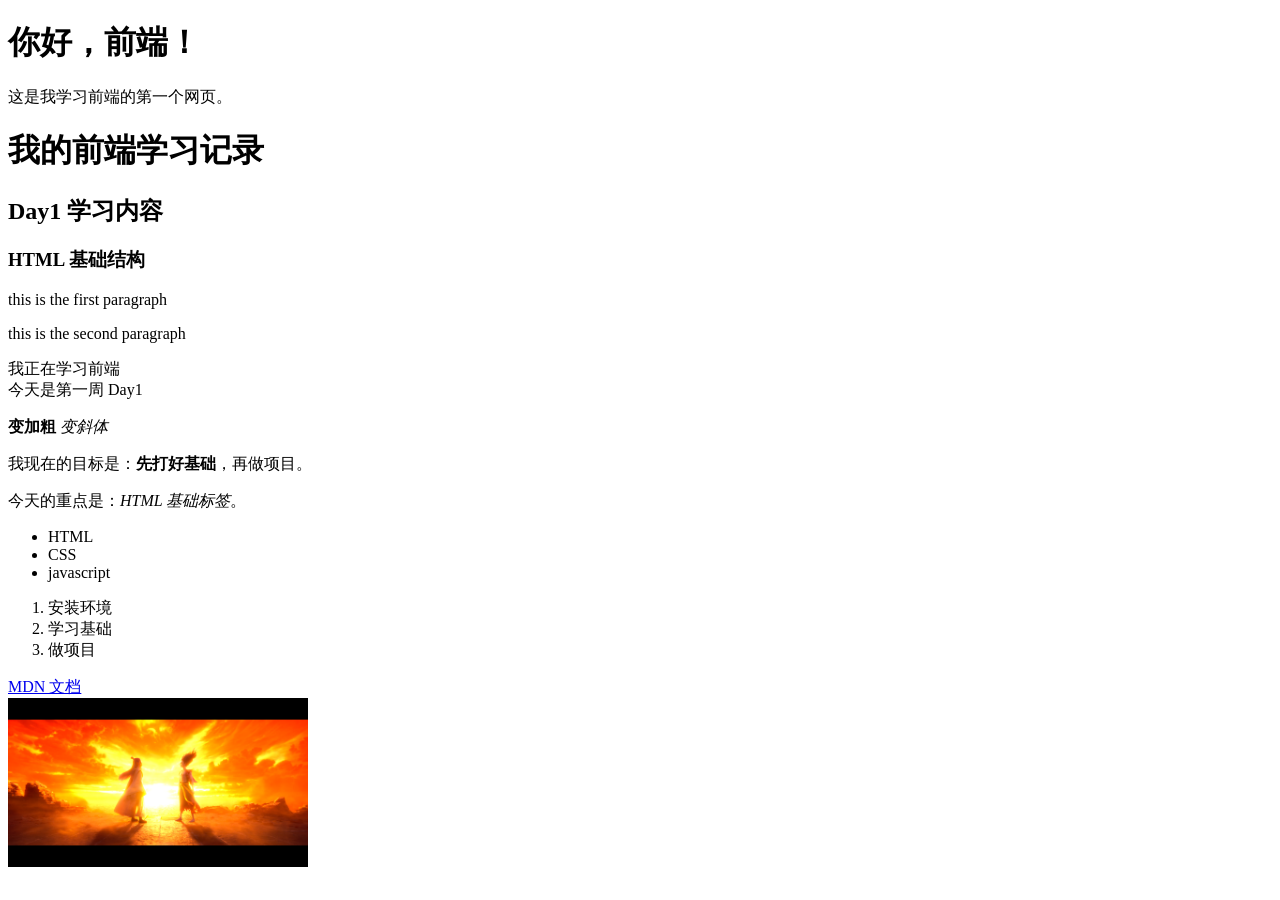
<file: 01-html-css/day01-html-basics/index.html>
<!DOCTYPE html>
<html lang="zh-CN">
  <head>
    <meta charset="UTF-8" />
    <meta name="viewport" content="width=device-width, initial-scale=1.0" />
    <title>我的第一个网页</title>
  </head>
  <body>
    <h1>你好，前端！</h1>
    <p>这是我学习前端的第一个网页。</p>
    <h1>我的前端学习记录</h1>
    <h2>Day1 学习内容</h2>
    <h3>HTML 基础结构</h3>
    <p>this is the first paragraph</p>
    <p>this is the second paragraph</p>
    <p>
        我正在学习前端<br />
        今天是第一周 Day1
    </p>
    <strong>变加粗</strong>
    <em>变斜体</em>
    <p>我现在的目标是：<strong>先打好基础</strong>，再做项目。</p>
    <p>今天的重点是：<em>HTML 基础标签</em>。</p>

    <ul>
        <li>HTML</li>
        <li>CSS</li>
        <li>javascript</li>
    </ul>

    <ol>
        <li>安装环境</li>
        <li>学习基础</li>
        <li>做项目</li>
    </ol>

    <a href="https://developer.mozilla.org/zh-CN/" target="_blank">MDN 文档</a><br />
    <img src="./images/nezha.png" alt="damn" width="300" />
  </body>
</html>
</file>
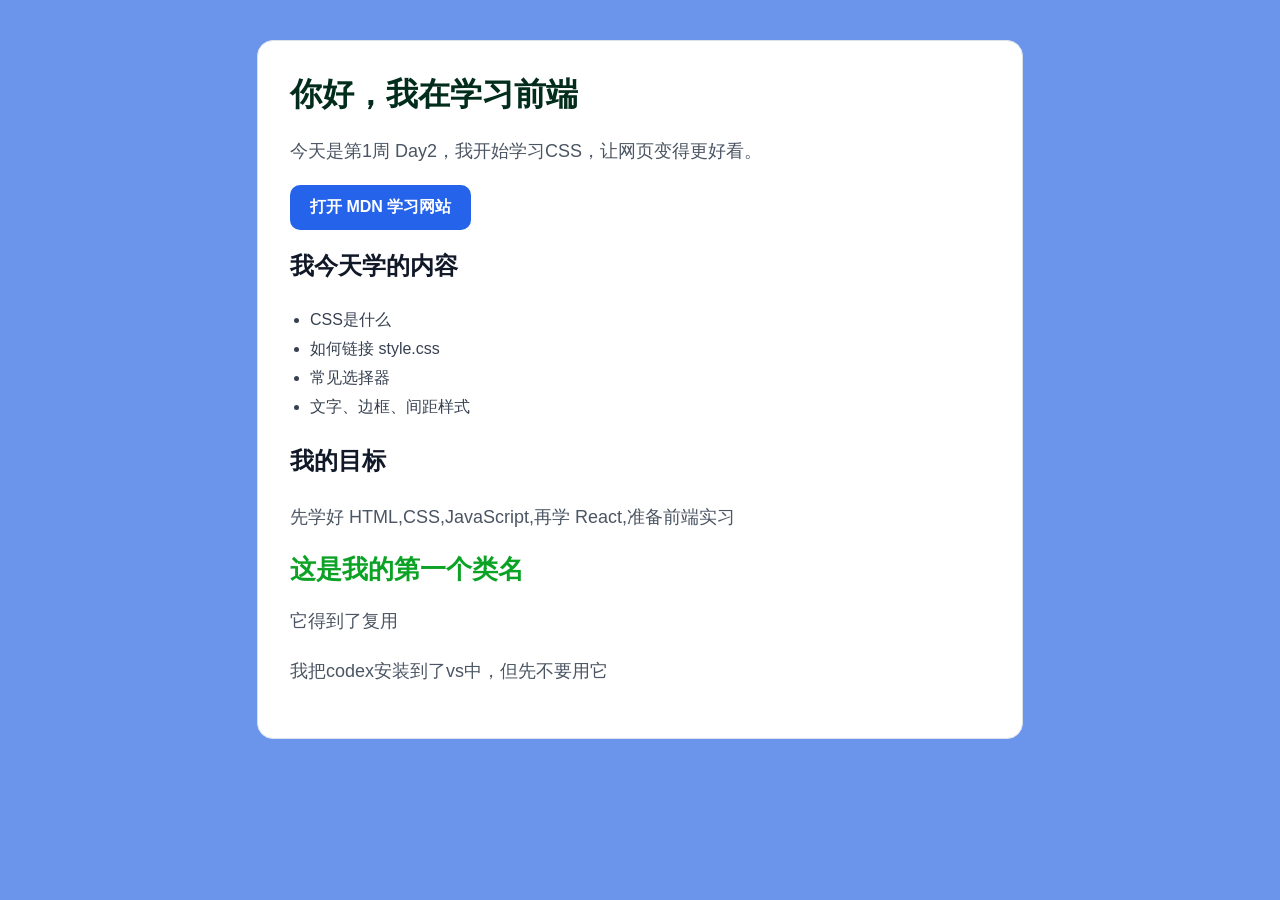
<file: 01-html-css/day02-css-basics/index.html>
<!DOCTYPE html>
<html lang="zh-CN">
    <head>
        <meta charset="UTF-8" />
        <meta name="viewport" content="width=device-width, initial-scale=1.0" />
        <title>Day2 CSS基础练习</title>
        <link rel="stylesheet" href="./style.css" />
    </head>
    <body>
        <div class="card">
            <h1 class="title">你好，我在学习前端</h1>
            <p class="desc">
                今天是第1周 Day2，我开始学习CSS，让网页变得更好看。
            </p>

            <a class="btn" href="https://developer.mozilla.org/zh-CN" target="_blank">
                打开 MDN 学习网站
            </a>

            <h2 class="section-title">我今天学的内容</h2>
            <ul class="skill-list">
                <li>CSS是什么</li>
                <li>如何链接 style.css</li>
                <li>常见选择器</li>
                <li>文字、边框、间距样式</li>
            </ul>

            <h2 class="section-title">我的目标</h2>
            <p class="desc">先学好 HTML,CSS,JavaScript,再学 React,准备前端实习</p>

            <h3 class="little-title">这是我的第一个类名</h3>
            <p class="desc">它得到了复用</p>
            <p class="desc">我把codex安装到了vs中，但先不要用它</p>
        </div>
    </body>
</html>
</file>
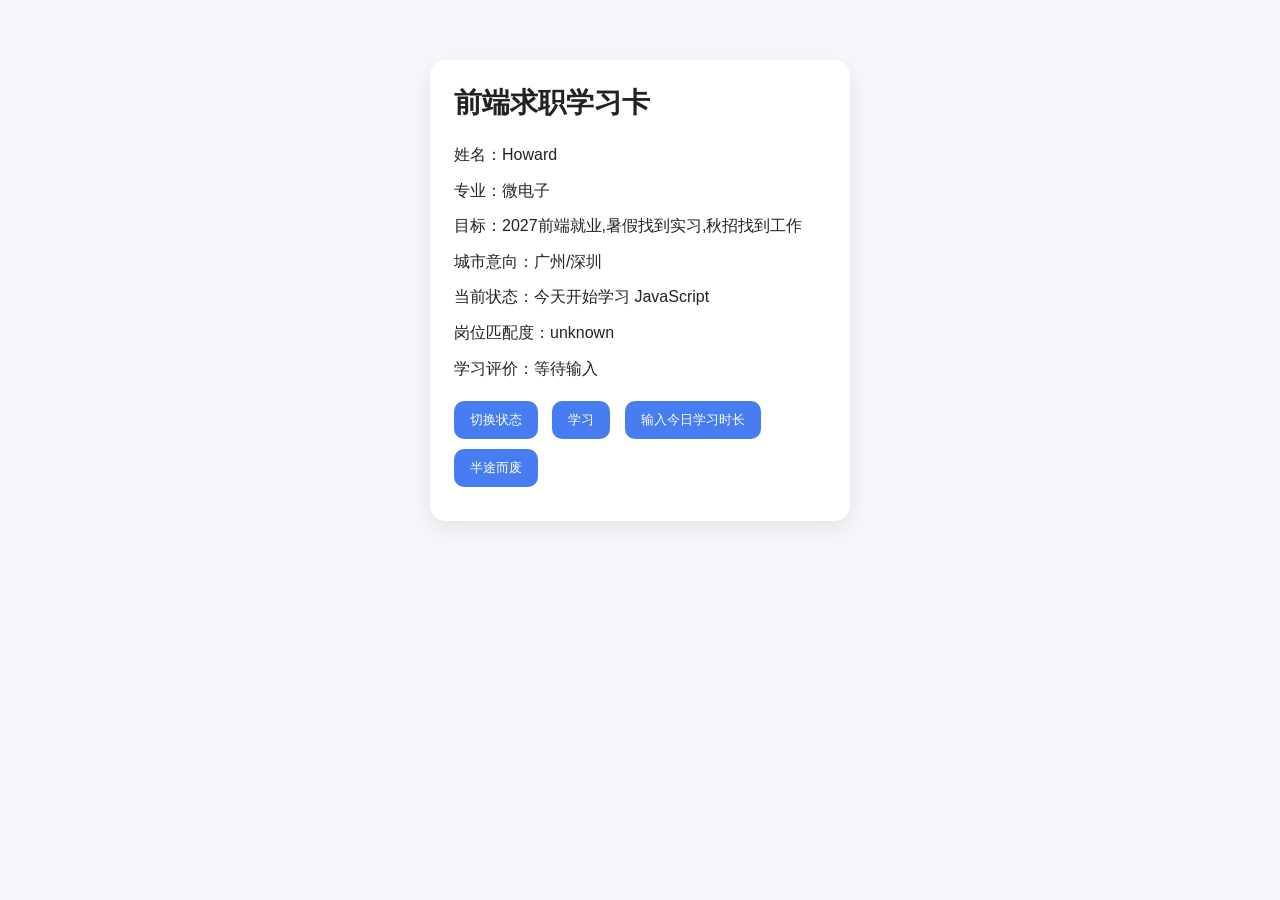
<file: 02-javascript/day03-js-basics/index.html>
<!DOCTYPE html>
<html lang="zh-CN">
    <head>
        <meta charset="UTF-8" />
        <meta name="viewport" content="width=device-width, initial-scale=1.0" />
        <title>Day3 JavaScript Basics</title>
        <link rel="stylesheet" href="./style.css" />
        <script src="./main.js" defer></script>
    </head>

    <body>
        <div class="card">
            <h1>前端求职学习卡</h1>
            <p>姓名：Howard</p>
            <p>专业：微电子</p>
            <p>目标：2027前端就业,暑假找到实习,秋招找到工作</p>
            <p>城市意向：广州/深圳</p>

            <p id="statusText">当前状态：今天开始学习 JavaScript</p>
            <p id="countText">岗位匹配度：unknown</p>
            <p id="resultText">学习评价：等待输入</p>

            <div class="button-group">
                <button id="toggleBtn">切换状态</button>
                <button id="addBtn">学习</button>
                <button id="judgeBtn">输入今日学习时长</button>
                <button id="clearBtn">半途而废</button>
            </div>
        </div>
    </body>
</html>
</file>
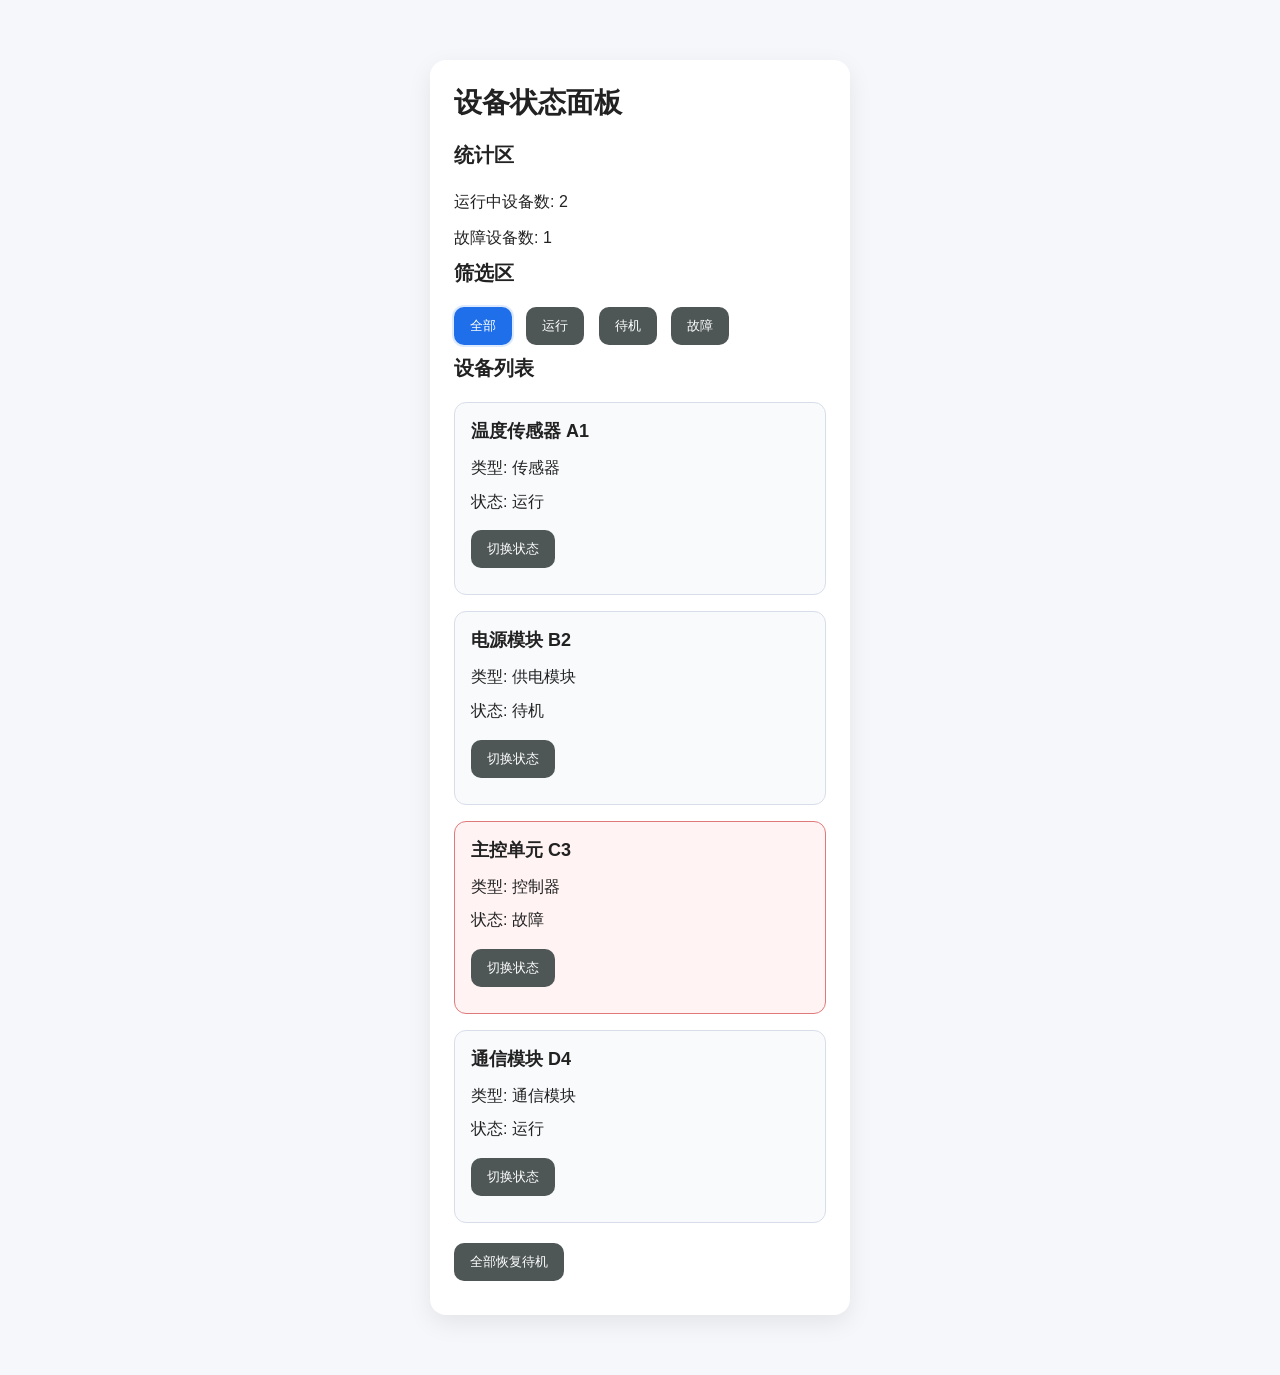
<file: 08-job-sprint/day01-device-status-board/index.html>
<!DOCTYPE html>
<html lang="zh-CN">
    <head>
        <meta charset="UTF-8" />
        <meta name="viewport" content="width=device-width, initial-scale=1.0" />
        <title>设备状态面板</title>
        <link rel="stylesheet" href="./style.css" />
        <script src="./main.js" defer></script>
    </head>

    <body>
        <div class="card">
            <h1>设备状态面板</h1>
            <h2>统计区</h2>
            <p id="runningCountText">运行中设备数: 0</p>
            <p id="faultCountText">故障设备数: 0</p>

            <h2>筛选区</h2>
            <div class="filter-group">
                <button id="filter-all">全部</button>
                <button id="filter-running">运行</button>
                <button id="filter-standby">待机</button>
                <button id="filter-fault">故障</button>
            </div>

            <h2>设备列表</h2>
            <div id="deviceList"></div>
            <button id="resetToStandbyBtn" class="filter-btn">全部恢复待机</button>
        </div>

    </body>
</html>
</file>
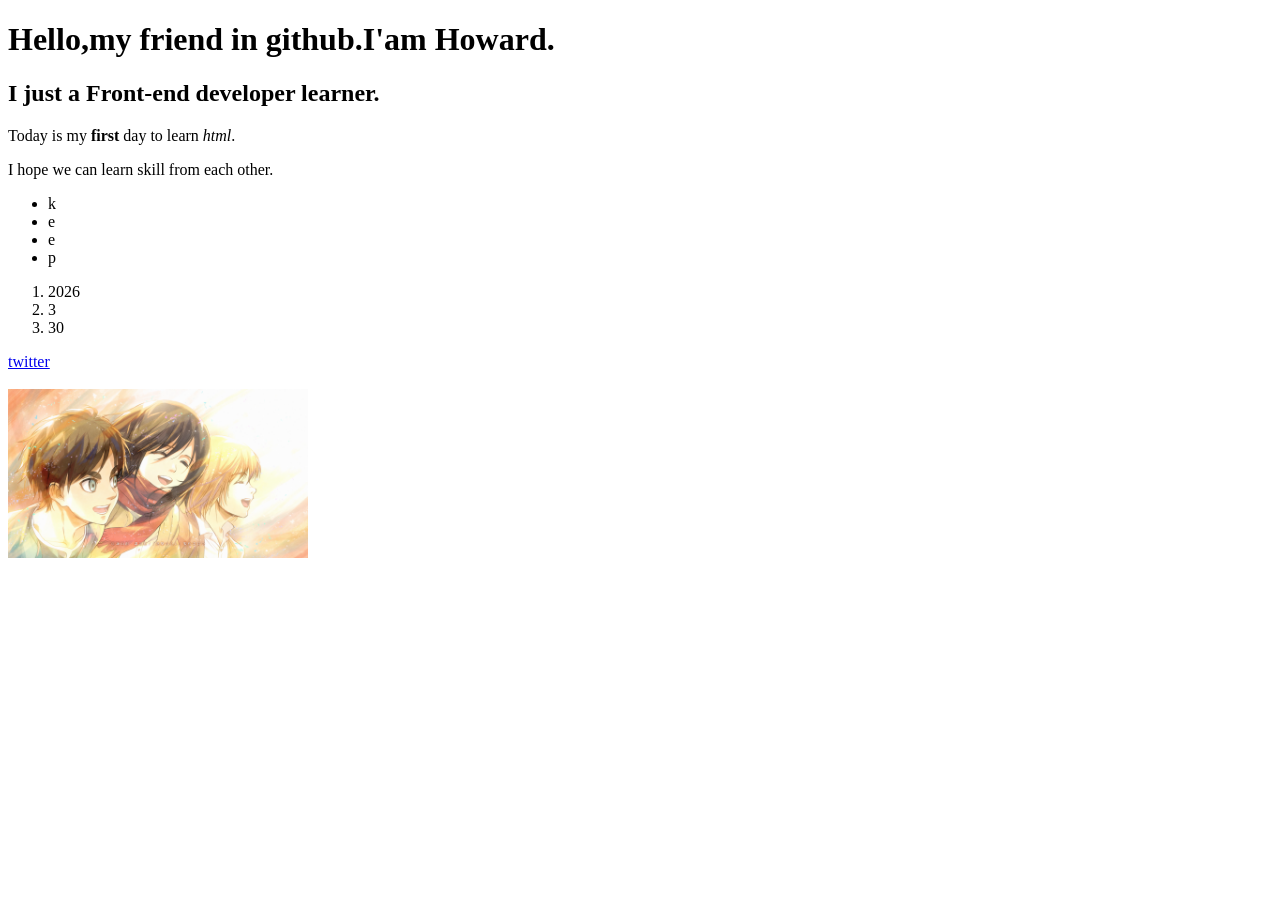
<file: 01-html-css/day01-html-basics/about-me.html>
<!DOCTYPE html>
<!-- come on! -->
<html lang="zh-CN">
    <head>
        <meta charset="UTF-8"/>
        <meta name="viewport" content="width=device-width,initial-scale=1.0"/>
        <title>个人介绍</title>
    </head>

    <body>
        <h1>Hello,my friend in github.I'am Howard.</h1>
        <h2>I just a Front-end developer learner.</h2>
        <p>Today is my <strong>first</strong> day to learn <em>html</em>.</p>
        <p>I hope we can learn skill from each other.</p>
        <ul>
            <li>k</li>
            <li>e</li>
            <li>e</li>
            <li>p</li>
        </ul>
        <ol>
            <li>2026</li>
            <li>3</li>
            <li>30</li>
        </ol>

        <a href="https://x.com" target="_blank">twitter</a><br /><br />
        <img src="./images/attack-on-titan.png" alt="damn" width="300" />
    </body>
</html>
</file>
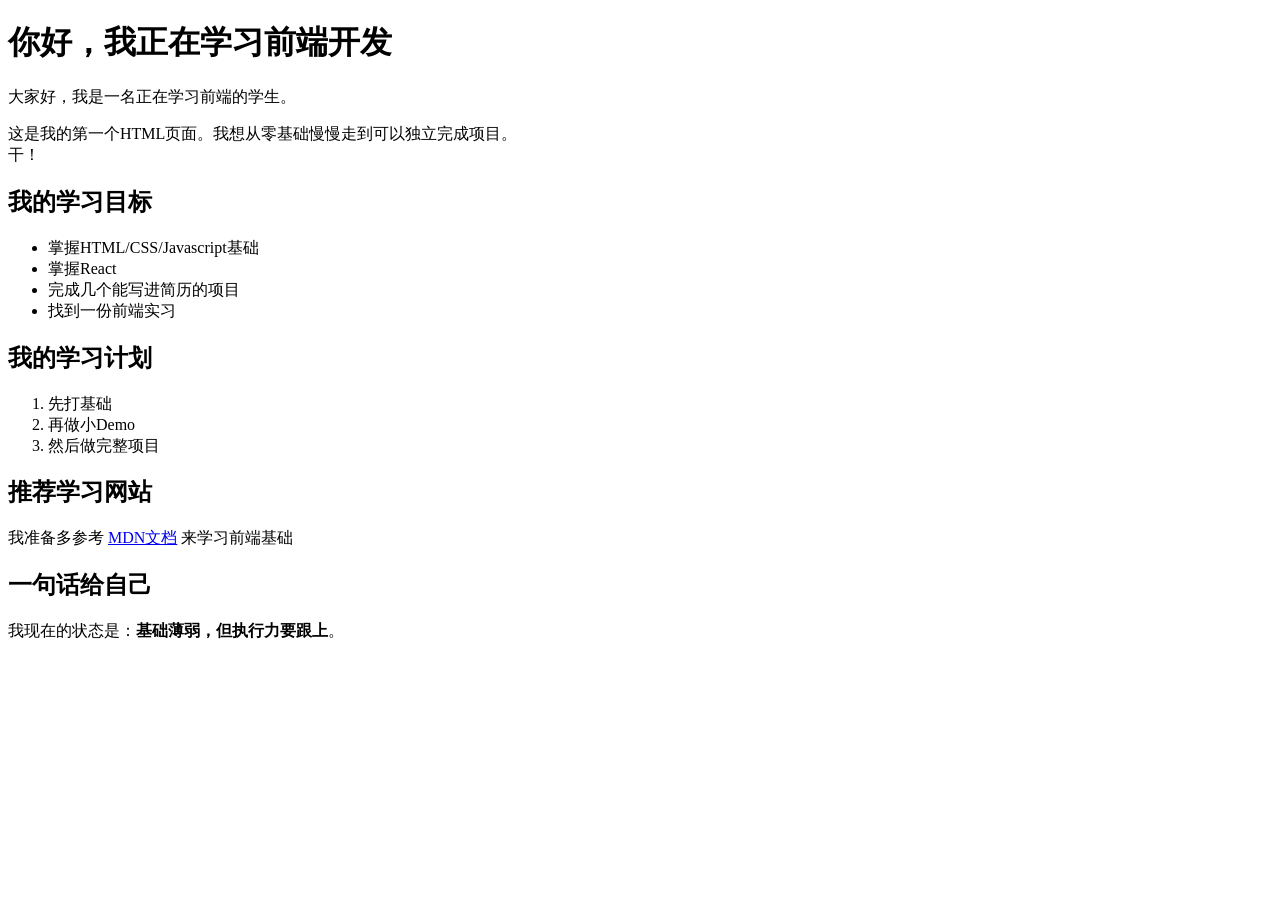
<file: 01-html-css/day01-html-basics/index2.html>
<!DOCTYPE html>
<html lang="zh-CN">
    <head>
        <meta charset="UTF-8" />
        <meta name="viewport" content="width=device-width, initial-scale=1.0" />
        <title>我的个人介绍</title>
    </head>
    <body>
        <h1>你好，我正在学习前端开发</h1>

        <p>大家好，我是一名正在学习前端的学生。</p>
        <p>
            这是我的第一个HTML页面。我想从零基础慢慢走到可以独立完成项目。<br />
            干！
        </p>

        <h2>我的学习目标</h2>

        <ul>
            <li>掌握HTML/CSS/Javascript基础</li>
            <li>掌握React</li>
            <li>完成几个能写进简历的项目</li>
            <li>找到一份前端实习</li>
        </ul>

        <h2>我的学习计划</h2>

        <ol>
            <li>先打基础</li>
            <li>再做小Demo</li>
            <li>然后做完整项目</li>
        </ol>

        <h2>推荐学习网站</h2>
        <p>
            我准备多参考
            <a href="https://developer.mozilla.org/zh-CN/" target="_blank">MDN文档</a>
            来学习前端基础
        </p>

        <h2>一句话给自己</h2>
        <p>
            我现在的状态是：<strong>基础薄弱，但执行力要跟上</strong>。
        </p>
    </body>
</html>
</file>
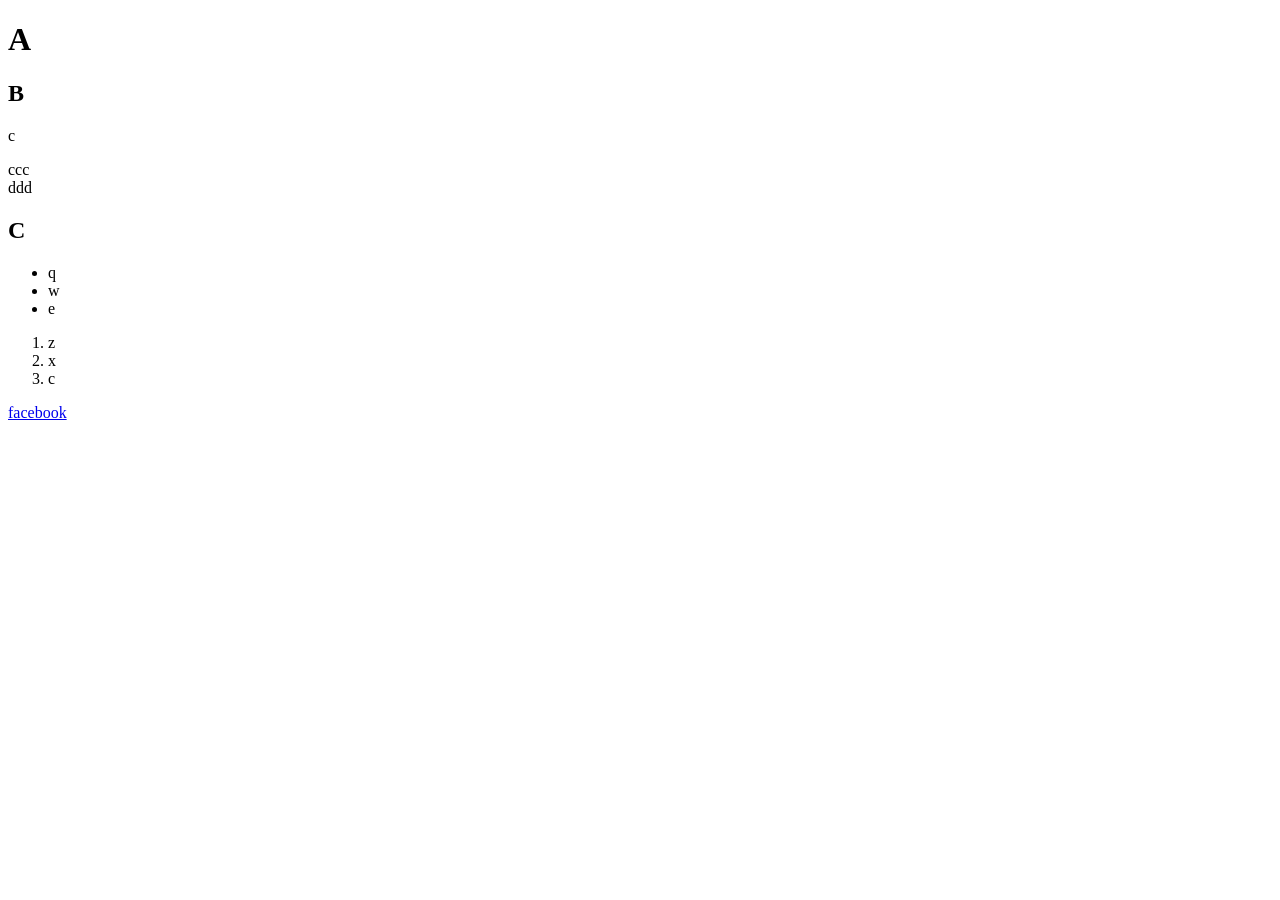
<file: 01-html-css/day01-html-basics/resume.html>
<!DOCTYPE html>
<html lang="zh-CN">
    <head>
        <meta charset="UTF-8" />
        <meta name="viewport" content="width=device-width, initial-scale=1.0" />
        <title>resume</title>
    </head>

    <body>
        <h1>A</h1>
        <h2>B</h2>
        <p>c</p>
        <p>
            ccc<br />
            ddd
        </p>

        <h2>C</h2>
        <ul>
            <li>q</li>
            <li>w</li>
            <li>e</li>
        </ul>
        <ol>
            <li>z</li>
            <li>x</li>
            <li>c</li>
        </ol>

        <a href="https://facebook.com" target="_blank">facebook</a>
    </body>
</html>
</file>
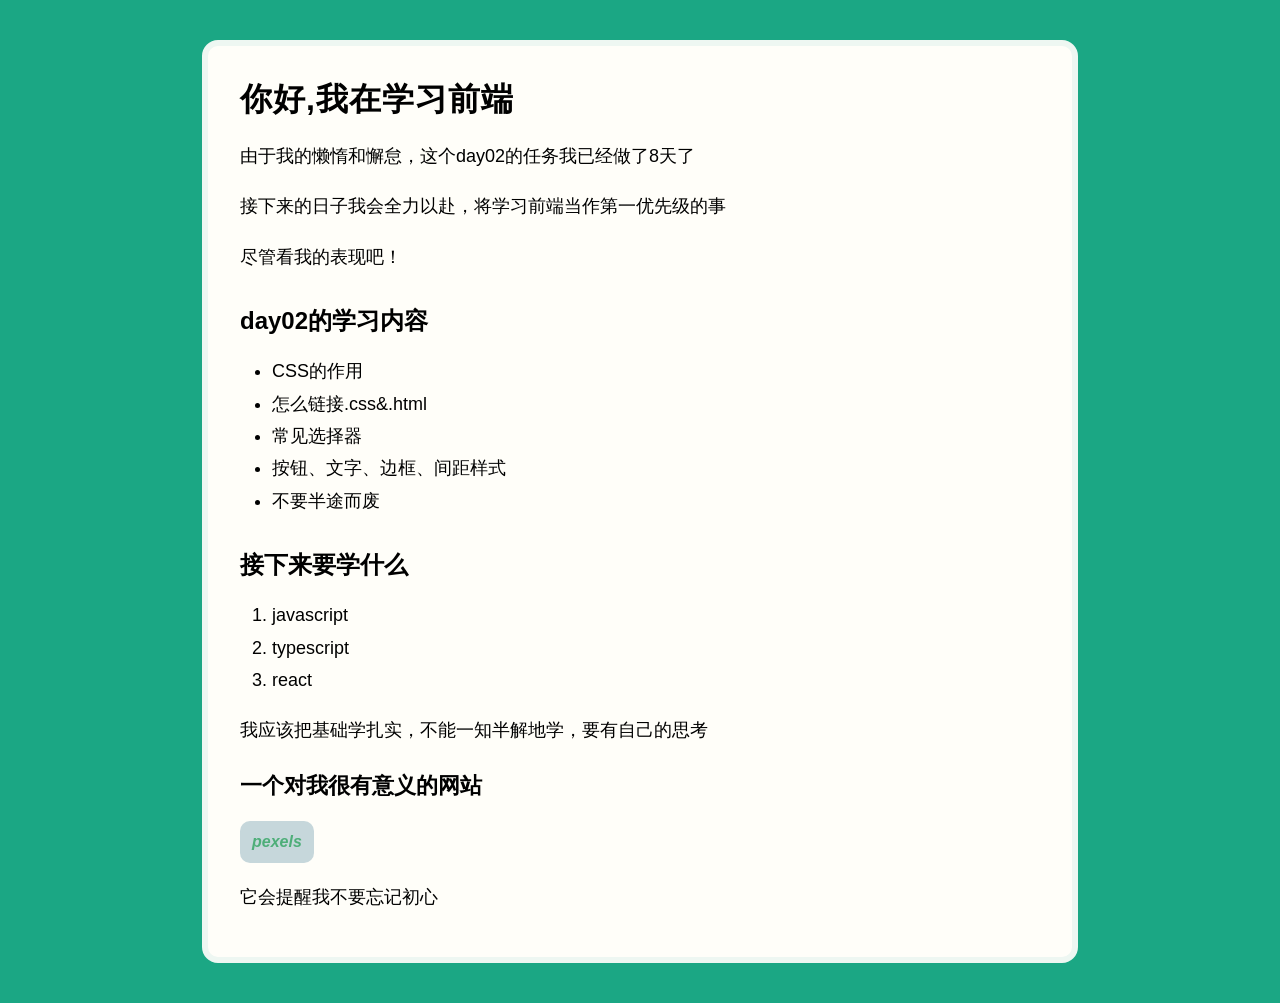
<file: 01-html-css/day02-css-basics/about-me.html>
<!DOCTYPE html>
<html lang="zh-CN">
    <head>
        <meta charset="UTF-8" />
        <meta name="viewport" content="width=device-width, initial-scale=1.0" />
        <title>我的前端学习主页</title>
        <link rel="stylesheet" href="./project.css" />
    </head>

    <body>
        <div class="card">
            <h1 class="title">你好,我在学习前端</h1>
            <p class="desc">由于我的懒惰和懈怠，这个day02的任务我已经做了8天了</p>
            <p class="desc">接下来的日子我会全力以赴，将学习前端当作第一优先级的事</p>
            <p class="desc">尽管看我的表现吧！</p>

            <h2 class="section-title">day02的学习内容</h2>
            <ul class="skill-list">
                <li>CSS的作用</li>
                <li>怎么链接.css&.html</li>
                <li>常见选择器</li>
                <li>按钮、文字、边框、间距样式</li>
                <li>不要半途而废</li>
            </ul>

            <h2 class="section-title">接下来要学什么</h2>
            <ol class="skill-list">
                <li>javascript</li>
                <li>typescript</li>
                <li>react</li>
            </ol>

            <p class="desc">我应该把基础学扎实，不能一知半解地学，要有自己的思考</p>

            <h3 class="subsection-title">一个对我很有意义的网站</h3>
            <a class="btn" href="https://www.pexels.com/zh-cn/" target="_blank">
                pexels
            </a>
            <p class="desc">它会提醒我不要忘记初心</p>

        </div>

    </body>
</file>
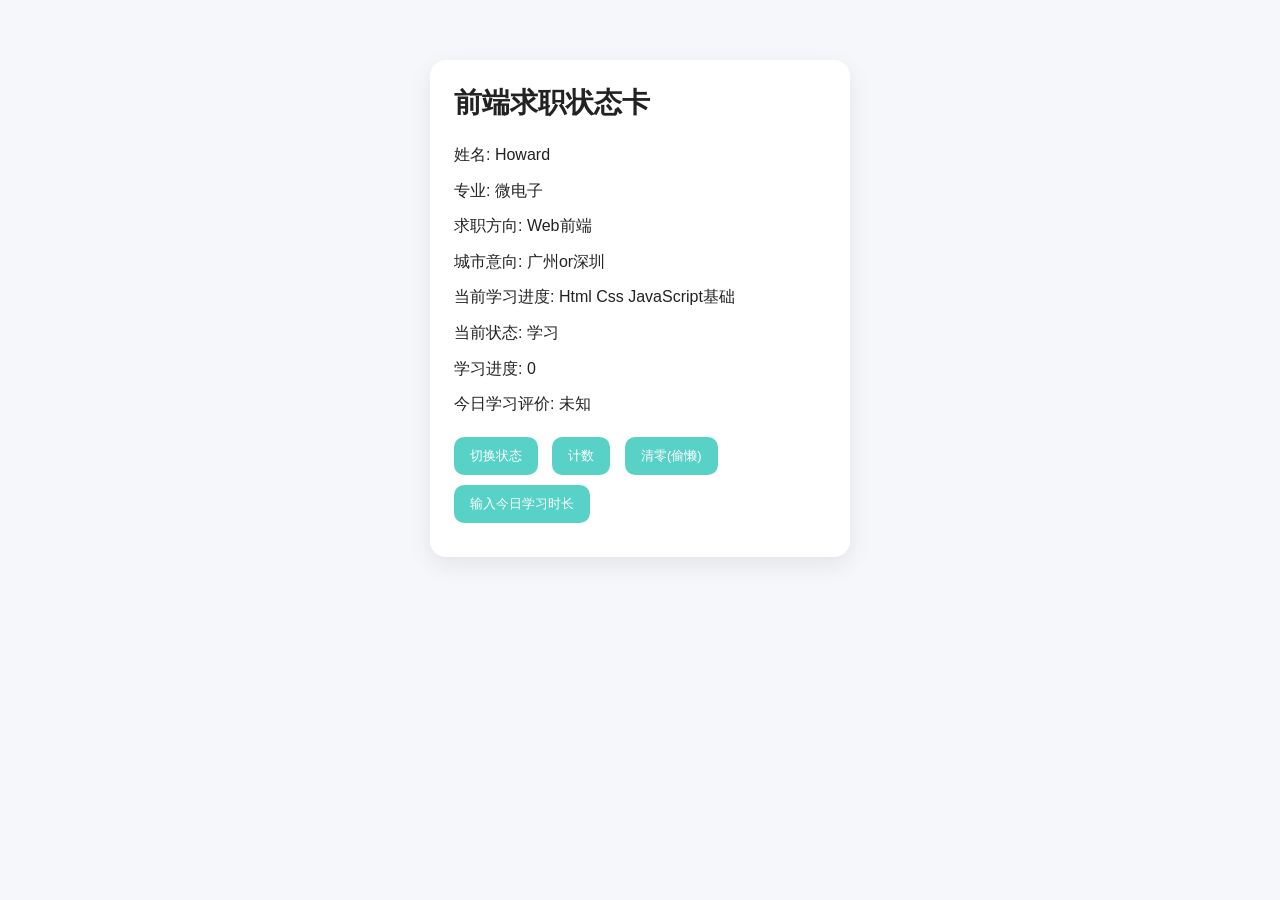
<file: 02-javascript/day03-js-basics/index-practice.html>
<!DOCTYPE>
<html lang="zh-CN">
    <head>
        <meta charset="UTF-8" />
        <meta name="viewport" content="width=device-width, initial-scale=1.0" />
        <title>前端求职状态卡</title>
        <link rel="stylesheet" href="./style-practice.css" />
        <script src="./main-practice.js" defer></script>
    </head>

    <body>
        <div class="card">
            <h1>前端求职状态卡</h1>
            <p>姓名: Howard</p>
            <p>专业: 微电子</p>
            <p>求职方向: Web前端</p>
            <p>城市意向: 广州or深圳</p>
            <p>当前学习进度: Html Css JavaScript基础</p>

            <p id="statusText">当前状态: 学习</p>
            <p id="countText">学习进度: 0</p>
            <p id="resultText">今日学习评价: 未知</p>


            <div class="button-group">
                <button id="toggleBtn">切换状态</button>
                <button id="addBtn">计数</button>
                <button id="clearBtn">清零(偷懒)</button>
                <button id="judgeBtn">输入今日学习时长</button>
            </div>
        </div>
    </body>
</html>
</file>
<file: 01-html-css/day02-css-basics/style.css>
body {
    margin: 0;
    background-color: #6b95eb;
    font-family: Arial, "Microsoft YaHei", sans-serif;
}

.card {
    width: 700px;
    margin: 40px auto;
    padding: 32px;
    background-color: #ffffff;
    border: 1px solid #dbe2ea;
    border-radius: 16px;
}

.title {
    margin-top: 0;
    margin-bottom: 16px;
    font-size: 32px;
    color: #022d1c;
}

.little-title {
    margin-top: 0;
    margin-bottom: 10px;
    font-size: 26px;
    color: rgb(12, 162, 37);
}

.desc {
    margin-bottom: 18px;
    font-size: 18px;
    line-height: 1.8;
    color: #4b5563;
}

.section-title {
    margin-bottom: 24px;
    font-size: 24px;
    color: #111827;
}

.skill-list {
    padding-left: 20px;
    margin-bottom: 24px;
    color: #374151;
    line-height: 1.8;
}

.btn {
    display: inline-block;
    padding: 12px 20px;
    background-color: #2563eb;
    color: white;
    text-decoration: none;
    border-radius: 10px;
    font-weight: 700;
}

.btn:hover {
    background-color: #eb6093;
}
</file>
<file: 02-javascript/day03-js-basics/style.css>
/* 1.做全局统一
2.做主要容器
3.做文字层级
4.做操作区 */

* {
    box-sizing: border-box;
}

body {
    margin: 0;
    font-family: Arial, "Microsoft YaHei", sans-serif;
    background-color: #f5f7fb;
    color: #222;
}

.card {
    width: 420px;
    margin: 60px auto;
    padding: 24px;
    background-color: #ffffff;
    border-radius: 16px;
    box-shadow: 0 8px 24px rgba(0, 0, 0, 0.08);
}

h1 {
    margin-top: 0;
    margin-bottom: 20px;
    font-size: 28px;
}

p {
    margin: 10px 0;
    line-height: 1.6;
}

.button-group {
    margin-top: 20px;
}

button {
    margin-right: 10px;
    margin-bottom: 10px;
    padding: 10px 16px;
    border: none;
    border-radius: 10px;
    background-color: #487df1;
    color: white;
    cursor: pointer;
}

button:hover {
    opacity: 0.9;
}
</file>
<file: 08-job-sprint/day01-device-status-board/style.css>
* {
    box-sizing: border-box;
}

body {
    margin: 0;
    font-family: Arial, "Microsoft YaHei", sans-serif;
    background-color: #f5f7fb;
    color: #222;
    overflow-y: scroll;
}

.card {
    width: 420px;
    margin: 60px auto;
    padding: 24px;
    background-color: #ffffff;
    border-radius: 16px;
    box-shadow: 0 8px 24px rgba(0, 0, 0, 0.08);
}

h1 {
    margin-top: 0;
    margin-bottom: 20px;
    font-size: 28px;
}

h2 {
    margin-top: 0;
    margin-bottom: 20px;
    font-size: 20px;
}

p {
    margin: 10px 0;
    line-height: 1.6;
}

.filter-group {
    margin-top: 20px;
}

#deviceList {
    margin-bottom: 20px;
}

.device-item {
    margin-bottom: 16px;
    padding: 16px;
    border: 1px solid #d8dee9;
    border-radius: 12px;
    background-color: #f8fafc;
}

.device-item h3 {
    margin-top: 0;
    margin-bottom: 12px;
    font-size: 18px;
}

.device-item p {
    margin: 8px 0;
}

.device-item-fault {
    border: 1px solid #e07a7a;
    background-color: #fff3f3;
}

.filter-btn {
    margin-top: 0px;
}

.filter-active {
    background-color: #1f6feb;
    color: #ffffff;
    box-shadow: 0 0 0 2px rgba(31, 111, 235, 0.15);
}

.filter-group button {
    transition: 0.2s;
}

.toggle-btn {
    margin-top: 8px;
}

button {
    font-size: small;
    margin-right: 10px;
    margin-bottom: 10px;
    padding: 10px 16px;
    border: none;
    border-radius: 10px;
    background-color: #4e5656;
    color: white;
    cursor: pointer;
}
</file>
<file: 01-html-css/day02-css-basics/project.css>
body {
    margin: 0;
    background-color:#1ba784;
    font-family: Arial, "Microsoft YaHei", sans-serif;
}

.card {
    width: 800px;
    margin: 40px auto;
    padding: 32px;
    border: 6px solid #eef7f2;
    border-radius: 16px;
    background-color:#FFFEF9 ;
}

.title {
    margin-top: 0;
    margin-bottom: 8px;
    font-size: 32px;
    letter-spacing: 1px;
    color: #000000;
}

.section-title {
    margin-top: 32px;
    margin-bottom: 8px;
    font-size: 24px;
    color: #000000;
}

.subsection-title {
    margin-top: 24px;
    margin-bottom: 8px;
    font-size: 22px;
}

.skill-list {
    margin-bottom: 8px;
    font-size: 18px;
    padding-left: 32px;
    line-height: 1.8;
}

/* .skill-list li {
    margin-bottom: 8px;
} */

.desc {
    margin-bottom: 12px;
    font-size: 18px;
    line-height: 1.8;
    color: #000000;
}

.btn {
    margin-top: 12px;
    margin-bottom: 0px;
    display: inline-block;
    text-decoration: none;
    padding: 12px 12px;
    background-color: #c6d7db;
    color: #4eae79;
    font-weight: 700;
    font-style: italic;
    border-radius: 10px;
}

.btn:hover {
    background-color: #3d74cd;
}
</file>
<file: 02-javascript/day03-js-basics/style-practice.css>
* {
    box-sizing: border-box;
}

body {
    margin: 0;
    font-family: Arial, "Microsoft YaHei", sans-serif;
    background-color: #f5f7fb;
    color: #222;
}

.card {
    width: 420px;
    margin: 60px auto;
    padding: 24px;
    background-color: #ffffff;
    border-radius: 16px;
    box-shadow: 0 8px 24px rgba(0, 0, 0, 0.08);
}

h1 {
    margin-top: 0;
    margin-bottom: 20px;
    font-size: 28px;
}

p {
    margin: 10px 0;
    line-height: 1.6;
}

.button-group {
    margin-top: 20px;
}

button {
    font-size: small;
    margin-right: 10px;
    margin-bottom: 10px;
    padding: 10px 16px;
    border: none;
    border-radius: 10px;
    background-color: #58d2c6;
    color: white;
    cursor: pointer;
}

button:hover {
    opacity: 0.9;
}
</file>
